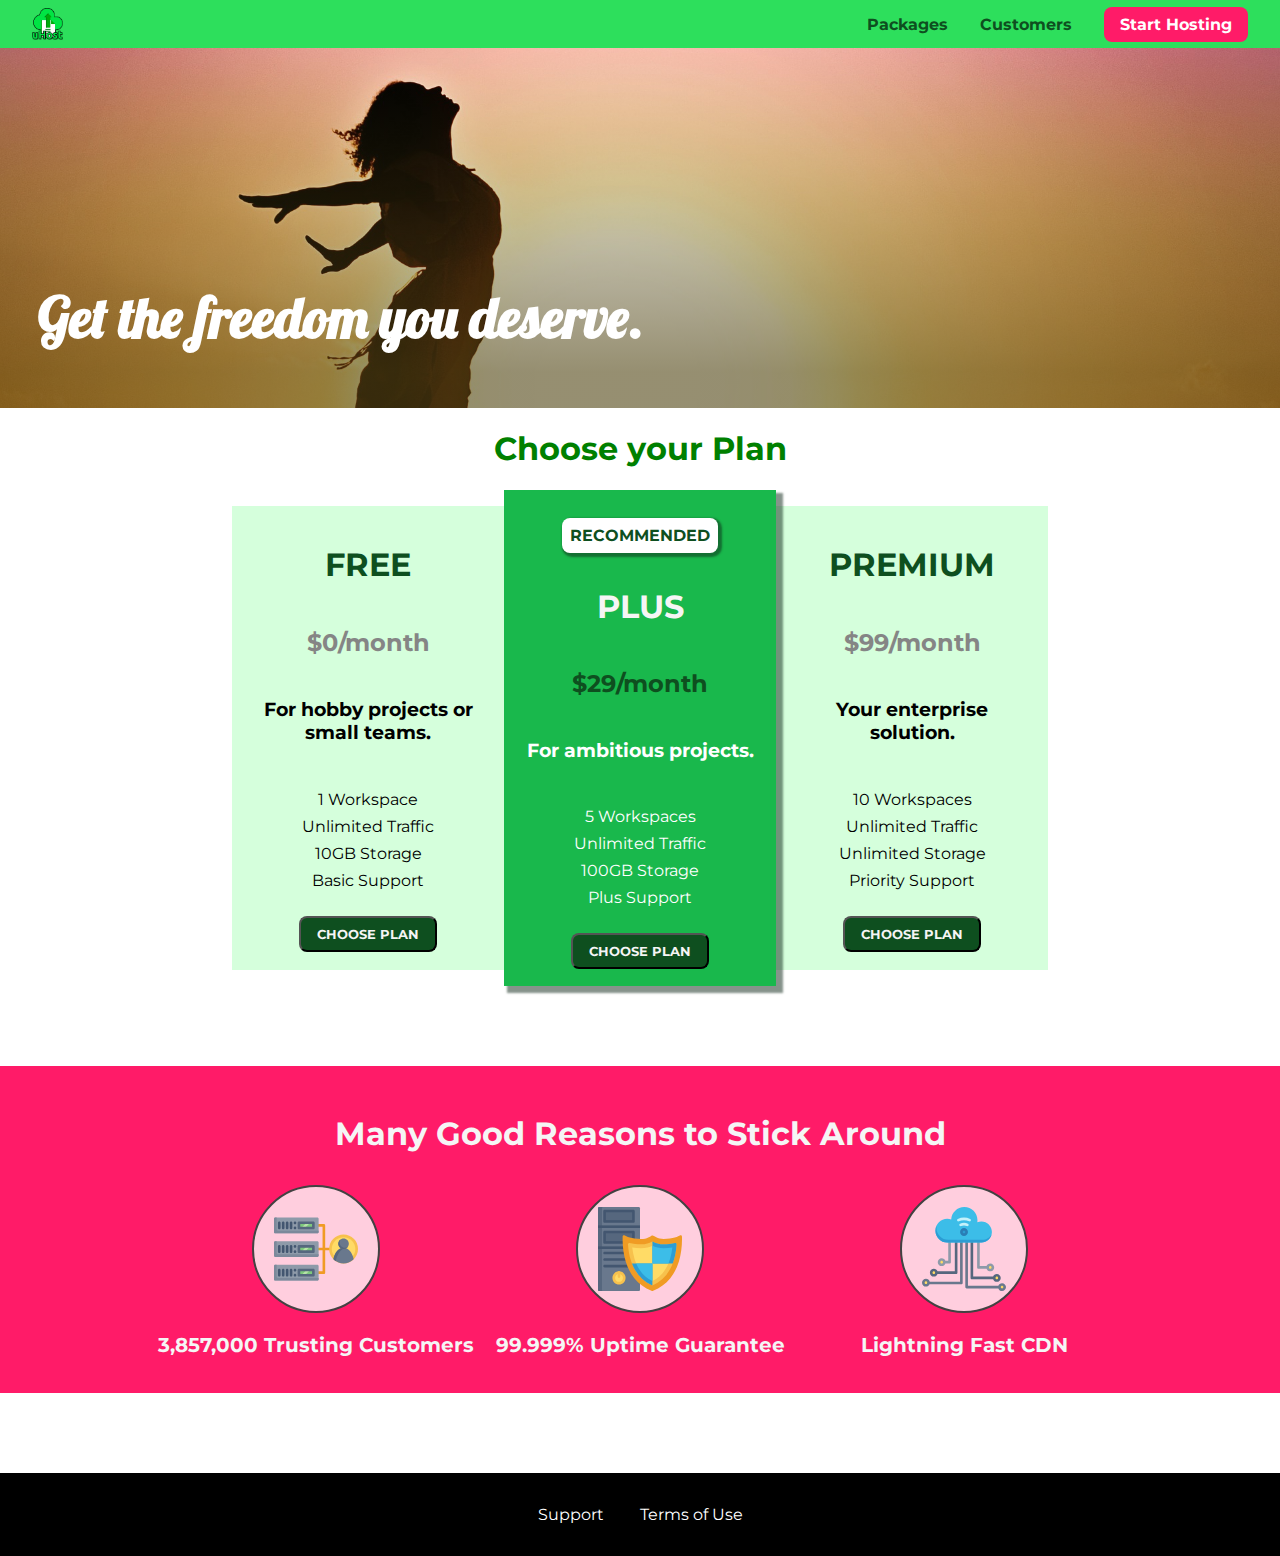
<file: index.html>
<!DOCTYPE html>
<html lang="en">

<head>
    <meta charset="UTF-8" />
    <meta http-equiv="X-UA-Compatible" content="ie=edge" />
    <meta charset="utf-8" name="viewport" content="width=device-width, initial-scale=1.0, user-scalable=yes">
    <title>uHost</title>
    <link href="https://fonts.googleapis.com/css2?family=Lobster&display=swap" rel="stylesheet">
    <link href="https://fonts.googleapis.com/css2?family=Montserrat:wght@400;500;600;800;900&family=Roboto:wght@400;500;700&display=swap" rel="stylesheet" />
    <link rel="shortcut icon" href="images/favicon.png" />
    <link rel="stylesheet" type="text/css" href="shared.css">
    <link rel="stylesheet" type="text/css" href="main.css" />
</head>

<body>
    <div class="backdrop"></div>
    <div class="modal">
        <h1 class="modal__title">Do you want to continue?</h1>
        <div class="modal__actions">
            <a href="start-hosting/index.html" class="modal__action">Yes!</a>
            <button class="modal__action modal__action--negative" type="button">No!</button>
        </div>
    </div>
    <header class="main-header">
        <div>
            <button class="toggle-button">
                <span class="toggle-button__bar"></span>
                <span class="toggle-button__bar"></span>
                <span class="toggle-button__bar"></span>
            </button>
            <a class="main-header__brand" href="index.html">
                <img src="images/uhost-icon.png" alt="brand-icon">
            </a>
        </div>
        <nav class="main-nav">
            <ul class="main-nav__items">
                <li class="main-nav__item">
                    <a href="packages/index.html">Packages</a>
                </li>
                <li class="main-nav__item">
                    <a href=" customers/index.html">Customers</a>
                </li>
                <li class="main-nav__item main-nav__item--cta">
                    <a href=" start-hosting/index.html">Start Hosting</a>
                </li>
            </ul>
        </nav>
    </header>
    <nav class="mobile-nav">
        <ul class="mobile-nav__items">
            <li class="mobile-nav__item">
                <a href="packages/index.html">Packages</a>
            </li>
            <li class="mobile-nav__item">
                <a href="customers/index.html">Customers</a>
            </li>
            <li class="mobile-nav__item mobile-nav__item--cta">
                <a href="start-hosting/index.html">Start Hosting</a>
            </li>
        </ul>
    </nav>
    <main>
        <section class="product-overview">
            <h1>Get the freedom you deserve.</h1>
        </section>
        <section class="plans">
            <h1 class="section-title">Choose your Plan</h1>
            <div class="plan__list">
                <article class="plan">
                    <h1 class="plan__title">FREE</h1>
                    <h2 class="plan__price">$0/month</h2>
                    <h3>For hobby projects or small teams.</h3>
                    <ul class="plan__feature">
                        <li>1 Workspace</li>
                        <li>Unlimited Traffic</li>
                        <li>10GB Storage</li>
                        <li>Basic Support</li>
                    </ul>
                    <div>
                        <button class="button">CHOOSE PLAN</button>
                    </div>
                </article>
                <article class="plan plan--highlighted">
                    <h1 class="plan__annotation">RECOMMENDED</h1>
                    <h1 class="plan__title">PLUS</h1>
                    <h2 class="plan__price">$29/month</h2>
                    <h3>For ambitious projects.</h3>
                    <ul class="plan__feature">
                        <li>5 Workspaces</li>
                        <li>Unlimited Traffic</li>
                        <li>100GB Storage</li>
                        <li>Plus Support</li>
                    </ul>
                    <div>
                        <button class="button">CHOOSE PLAN</button>
                    </div>
                </article>
                <article class="plan">
                    <h1 class="plan__title">PREMIUM</h1>
                    <h2 class="plan__price">$99/month</h2>
                    <h3>Your enterprise solution.</h3>
                    <ul class="plan__feature">
                        <li>10 Workspaces</li>
                        <li>Unlimited Traffic</li>
                        <li>Unlimited Storage</li>
                        <li>Priority Support</li>
                    </ul>
                    <div>
                        <button class="button">CHOOSE PLAN</button>
                    </div>
                </article>
            </div>
        </section>
        <section id="key-features">
            <h1 class="section-title">Many Good Reasons to Stick Around</h1>
            <ul class="key-feature__list">
                <li class="key-feature">
                    <div class="key-feature__image">
                        <svg viewBox="0 0 512 512">
                            <path style="fill:#F09B24;" d="M344,248h-32V112c0-4.418-3.582-8-8-8h-40c-4.418,0-8,3.582-8,8s3.582,8,8,8h32v128h-32  c-4.418,0-8,3.582-8,8s3.582,8,8,8h32v128h-32c-4.418,0-8,3.582-8,8s3.582,8,8,8h40c4.418,0,8-3.582,8-8V264h32c4.418,0,8-3.582,8-8  S348.418,248,344,248z" />
                            <path style="fill:#8E9AA9;" d="M264,64H8c-4.418,0-8,3.582-8,8v80c0,4.418,3.582,8,8,8h256c4.418,0,8-3.582,8-8V72  C272,67.582,268.418,64,264,64z" />
                            <path style="fill:#7C899B;" d="M24,144c-4.418,0-8-3.582-8-8V64H8c-4.418,0-8,3.582-8,8v80c0,4.418,3.582,8,8,8h256  c4.418,0,8-3.582,8-8v-8H24z" />
                            <rect x="152" y="96" style="fill:#B8E3A8;" width="88" height="32" />
                            <g>
                                <polygon style="fill:#7EC97D;" points="152,96 152,128 166,128 198,96  " />
                                <polygon style="fill:#7EC97D;" points="220,96 188,128 240,128 240,96  " />
                            </g>
                            <path style="fill:#56677E;" d="M240,136h-88c-4.418,0-8-3.582-8-8V96c0-4.418,3.582-8,8-8h88c4.418,0,8,3.582,8,8v32  C248,132.418,244.418,136,240,136z M160,120h72v-16h-72V120z" />
                            <g>
                                <path style="fill:#435670;" d="M32,136c-4.418,0-8-3.582-8-8V96c0-4.418,3.582-8,8-8s8,3.582,8,8v32C40,132.418,36.418,136,32,136z   " />
                                <path style="fill:#435670;" d="M56,136c-4.418,0-8-3.582-8-8V96c0-4.418,3.582-8,8-8s8,3.582,8,8v32C64,132.418,60.418,136,56,136z   " />
                                <path style="fill:#435670;" d="M80,136c-4.418,0-8-3.582-8-8V96c0-4.418,3.582-8,8-8s8,3.582,8,8v32C88,132.418,84.418,136,80,136z   " />
                                <path style="fill:#435670;" d="M104,136c-4.418,0-8-3.582-8-8V96c0-4.418,3.582-8,8-8s8,3.582,8,8v32   C112,132.418,108.418,136,104,136z" />
                                <path style="fill:#435670;" d="M128,105c-4.418,0-8-3.582-8-8v-1c0-4.418,3.582-8,8-8s8,3.582,8,8v1   C136,101.418,132.418,105,128,105z" />
                                <path style="fill:#435670;" d="M128,136c-4.418,0-8-3.582-8-8v-1c0-4.418,3.582-8,8-8s8,3.582,8,8v1   C136,132.418,132.418,136,128,136z" />
                            </g>
                            <path style="fill:#8E9AA9;" d="M264,208H8c-4.418,0-8,3.582-8,8v80c0,4.418,3.582,8,8,8h256c4.418,0,8-3.582,8-8v-80  C272,211.582,268.418,208,264,208z" />
                            <path style="fill:#7C899B;" d="M24,288c-4.418,0-8-3.582-8-8v-72H8c-4.418,0-8,3.582-8,8v80c0,4.418,3.582,8,8,8h256  c4.418,0,8-3.582,8-8v-8H24z" />
                            <rect x="152" y="240" style="fill:#B8E3A8;" width="88" height="32" />
                            <g>
                                <polygon style="fill:#7EC97D;" points="152,240 152,272 166,272 198,240  " />
                                <polygon style="fill:#7EC97D;" points="220,240 188,272 240,272 240,240  " />
                            </g>
                            <path style="fill:#56677E;" d="M240,280h-88c-4.418,0-8-3.582-8-8v-32c0-4.418,3.582-8,8-8h88c4.418,0,8,3.582,8,8v32  C248,276.418,244.418,280,240,280z M160,264h72v-16h-72V264z" />
                            <g>
                                <path style="fill:#435670;" d="M32,280c-4.418,0-8-3.582-8-8v-32c0-4.418,3.582-8,8-8s8,3.582,8,8v32C40,276.418,36.418,280,32,280   z" />
                                <path style="fill:#435670;" d="M56,280c-4.418,0-8-3.582-8-8v-32c0-4.418,3.582-8,8-8s8,3.582,8,8v32C64,276.418,60.418,280,56,280   z" />
                                <path style="fill:#435670;" d="M80,280c-4.418,0-8-3.582-8-8v-32c0-4.418,3.582-8,8-8s8,3.582,8,8v32C88,276.418,84.418,280,80,280   z" />
                                <path style="fill:#435670;" d="M104,280c-4.418,0-8-3.582-8-8v-32c0-4.418,3.582-8,8-8s8,3.582,8,8v32   C112,276.418,108.418,280,104,280z" />
                                <path style="fill:#435670;" d="M128,249c-4.418,0-8-3.582-8-8v-1c0-4.418,3.582-8,8-8s8,3.582,8,8v1   C136,245.418,132.418,249,128,249z" />
                                <path style="fill:#435670;" d="M128,280c-4.418,0-8-3.582-8-8v-1c0-4.418,3.582-8,8-8s8,3.582,8,8v1   C136,276.418,132.418,280,128,280z" />
                            </g>
                            <path style="fill:#8E9AA9;" d="M264,352H8c-4.418,0-8,3.582-8,8v80c0,4.418,3.582,8,8,8h256c4.418,0,8-3.582,8-8v-80  C272,355.582,268.418,352,264,352z" />
                            <path style="fill:#7C899B;" d="M24,432c-4.418,0-8-3.582-8-8v-72H8c-4.418,0-8,3.582-8,8v80c0,4.418,3.582,8,8,8h256  c4.418,0,8-3.582,8-8v-8H24z" />
                            <rect x="152" y="384" style="fill:#B8E3A8;" width="88" height="32" />
                            <g>
                                <polygon style="fill:#7EC97D;" points="152,384 152,416 166,416 198,384  " />
                                <polygon style="fill:#7EC97D;" points="220,384 188,416 240,416 240,384  " />
                            </g>
                            <path style="fill:#56677E;" d="M240,424h-88c-4.418,0-8-3.582-8-8v-32c0-4.418,3.582-8,8-8h88c4.418,0,8,3.582,8,8v32  C248,420.418,244.418,424,240,424z M160,408h72v-16h-72V408z" />
                            <g>
                                <path style="fill:#435670;" d="M32,424c-4.418,0-8-3.582-8-8v-32c0-4.418,3.582-8,8-8s8,3.582,8,8v32C40,420.418,36.418,424,32,424   z" />
                                <path style="fill:#435670;" d="M56,424c-4.418,0-8-3.582-8-8v-32c0-4.418,3.582-8,8-8s8,3.582,8,8v32C64,420.418,60.418,424,56,424   z" />
                                <path style="fill:#435670;" d="M80,424c-4.418,0-8-3.582-8-8v-32c0-4.418,3.582-8,8-8s8,3.582,8,8v32C88,420.418,84.418,424,80,424   z" />
                                <path style="fill:#435670;" d="M104,424c-4.418,0-8-3.582-8-8v-32c0-4.418,3.582-8,8-8s8,3.582,8,8v32   C112,420.418,108.418,424,104,424z" />
                                <path style="fill:#435670;" d="M128,393c-4.418,0-8-3.582-8-8v-1c0-4.418,3.582-8,8-8s8,3.582,8,8v1   C136,389.418,132.418,393,128,393z" />
                                <path style="fill:#435670;" d="M128,424c-4.418,0-8-3.582-8-8v-1c0-4.418,3.582-8,8-8s8,3.582,8,8v1   C136,420.418,132.418,424,128,424z" />
                            </g>
                            <path style="fill:#F7C14D;" d="M424,168c-48.523,0-88,39.477-88,88s39.477,88,88,88s88-39.477,88-88S472.523,168,424,168z" />
                            <path style="fill:#FFDB66;" d="M424,184c-39.701,0-72,32.299-72,72s32.299,72,72,72s72-32.299,72-72S463.701,184,424,184z" />
                            <path style="fill:#69788D;" d="M484.893,314.16C476.393,274.588,451.922,248,424,248s-52.393,26.588-60.893,66.16  c-0.605,2.82,0.354,5.749,2.511,7.664C381.731,336.124,402.465,344,424,344s42.269-7.876,58.381-22.176  C484.539,319.909,485.498,316.98,484.893,314.16z" />
                            <path style="fill:#56677E;" d="M434.053,249.171C430.768,248.403,427.411,248,424,248c-27.922,0-52.393,26.588-60.893,66.16  c-0.605,2.82,0.354,5.749,2.511,7.664c3.383,3.002,6.979,5.703,10.734,8.125C384.904,286.243,407.373,255.378,434.053,249.171z" />
                            <path style="fill:#69788D;" d="M424,192c-17.645,0-32,14.355-32,32s14.355,32,32,32s32-14.355,32-32S441.645,192,424,192z" />
                            <path style="fill:#56677E;" d="M432,248c-17.645,0-32-14.355-32-32c0-6.783,2.128-13.076,5.742-18.258  C397.444,203.53,392,213.138,392,224c0,17.645,14.355,32,32,32c10.862,0,20.471-5.444,26.258-13.742  C445.076,245.872,438.783,248,432,248z" />
                        </svg></div>
                    <p class="key-feature__description">3,857,000 Trusting Customers</p>
                </li>
                <li class="key-feature">
                    <div class="key-feature__image">
                        <svg viewBox="0 0 512 512">
                            <path style="fill:#69788D;" d="M248,0H8C3.582,0,0,3.582,0,8v496c0,4.418,3.582,8,8,8h240c4.418,0,8-3.582,8-8V8  C256,3.582,252.418,0,248,0z" />
                            <path style="fill:#56677E;" d="M24,504V8c0-4.418,3.582-8,8-8H8C3.582,0,0,3.582,0,8v496c0,4.418,3.582,8,8,8h24  C27.582,512,24,508.418,24,504z" />
                            <g>
                                <rect x="0" y="112" style="fill:#435670;" width="256" height="16" />
                                <rect x="0" y="240" style="fill:#435670;" width="256" height="16" />
                            </g>
                            <path style="fill:#F7C14D;" d="M128,392c-22.056,0-40,17.944-40,40s17.944,40,40,40s40-17.944,40-40S150.056,392,128,392z" />
                            <path style="fill:#FFDB66;" d="M128,408c-13.233,0-24,10.767-24,24s10.767,24,24,24s24-10.767,24-24S141.233,408,128,408z" />
                            <path style="fill:#F7C14D;" d="M128,392c-2.739,0-5.414,0.278-8,0.805V424c0,4.418,3.582,8,8,8c4.418,0,8-3.582,8-8v-31.195  C133.414,392.278,130.739,392,128,392z" />
                            <g>
                                <path style="fill:#435670;" d="M216,288H40c-4.418,0-8-3.582-8-8s3.582-8,8-8h176c4.418,0,8,3.582,8,8S220.418,288,216,288z" />
                                <path style="fill:#435670;" d="M216,328H40c-4.418,0-8-3.582-8-8s3.582-8,8-8h176c4.418,0,8,3.582,8,8S220.418,328,216,328z" />
                                <path style="fill:#435670;" d="M216,368H40c-4.418,0-8-3.582-8-8s3.582-8,8-8h176c4.418,0,8,3.582,8,8S220.418,368,216,368z" />
                                <path style="fill:#435670;" d="M216,16H40c-4.418,0-8,3.582-8,8v64c0,4.418,3.582,8,8,8h176c4.418,0,8-3.582,8-8V24   C224,19.582,220.418,16,216,16z" />
                            </g>
                            <rect x="48" y="32" style="fill:#56677E;" width="160" height="48" />
                            <path style="fill:#435670;" d="M216,144H40c-4.418,0-8,3.582-8,8v64c0,4.418,3.582,8,8,8h176c4.418,0,8-3.582,8-8v-64  C224,147.582,220.418,144,216,144z" />
                            <rect x="48" y="160" style="fill:#56677E;" width="160" height="48" />
                            <path style="fill:#F09B24;" d="M511.747,180.237c-0.194-6.537-8.107-10.107-13.135-5.894c-5.6,4.693-42.904,21.282-98.514,21.282  c-33.45,0-64.625-20.999-64.929-21.206c-2.9-1.991-6.764-1.85-9.512,0.346c-2.677,2.135-27.201,20.86-63.793,20.86  c-55.607,0-92.914-16.589-98.515-21.282c-5.028-4.211-12.941-0.645-13.135,5.894c-1.634,54.834,4.655,105.941,18.693,151.903  c12.096,39.604,29.759,74.047,52.497,102.373c27.538,34.304,62.743,59.882,104.66,76.045c3.069,1.918,6.757,1.921,9.83,0  c41.917-16.163,77.122-41.741,104.66-76.045c22.738-28.326,40.401-62.77,52.497-102.373  C507.092,286.179,513.381,235.071,511.747,180.237z" />
                            <path style="fill:#F7C14D;" d="M476.21,221.226c-1.953-1.631-4.568-2.235-7.036-1.628c-21.686,5.327-44.926,8.028-69.075,8.028  c-25.926,0-49.633-8.975-64.955-16.504c-2.307-1.134-5.016-1.091-7.284,0.116c-14.059,7.477-36.919,16.388-65.994,16.388  c-24.153,0-47.394-2.701-69.075-8.028c-5.155-1.268-10.221,2.966-9.894,8.261c2.077,33.693,7.668,65.635,16.616,94.935  c22.774,74.565,66.139,126.334,128.888,153.868c2.032,0.891,4.397,0.891,6.43,0c61.777-27.107,104.716-78.876,127.62-153.868  c8.948-29.3,14.539-61.241,16.616-94.935C479.224,225.319,478.163,222.856,476.21,221.226z" />
                            <path style="fill:#FFDB66;" d="M331.609,451.727c-52.604-25.289-89.304-70.987-109.144-135.944  c-6.532-21.39-11.162-44.336-13.82-68.447c17.133,2.852,34.952,4.291,53.22,4.291c29.394,0,53.376-7.793,69.978-15.561  c17.44,7.736,41.656,15.561,68.256,15.561c18.267,0,36.085-1.439,53.219-4.291c-2.659,24.112-7.288,47.06-13.82,68.448  C419.545,381.108,383.27,426.805,331.609,451.727z" />
                            <g>
                                <path style="fill:#2C9DD4;" d="M479.066,227.858c0.157-2.539-0.903-5.002-2.856-6.633s-4.568-2.235-7.036-1.628   c-21.686,5.327-44.926,8.028-69.075,8.028c-25.926,0-49.633-8.975-64.955-16.504c-1.057-0.52-2.2-0.78-3.345-0.806l-0.072,133.351   h123.601c2.556-6.746,4.933-13.702,7.123-20.874C471.398,293.493,476.989,261.552,479.066,227.858z" />
                                <path style="fill:#2C9DD4;" d="M206.658,343.667c24.153,63.42,65.028,108.108,121.743,132.995c1.031,0.452,2.147,0.673,3.263,0.666   l0.063-133.661H206.658z" />
                            </g>
                            <g>
                                <path style="fill:#3CBDE8;" d="M439.497,315.783c6.532-21.389,11.161-44.336,13.82-68.448c-17.134,2.852-34.952,4.291-53.219,4.291   c-26.6,0-50.815-7.824-68.256-15.561l-0.116,107.601h97.758C433.179,334.807,436.524,325.518,439.497,315.783z" />
                                <path style="fill:#3CBDE8;" d="M232.523,343.667c21.144,50.298,54.363,86.56,99.087,108.06l0.117-108.06H232.523z" />
                            </g>
                        </svg></div>
                    <p class="key-feature__description">99.999% Uptime Guarantee</p>
                </li>
                <li class="key-feature">
                    <div class="key-feature__image">
                        <svg viewBox="0 0 512 512">
                            <path style="fill:#8E9AA9;" d="M168,200c-4.418,0-8,3.582-8,8v120h-17.376c-3.302-9.311-12.194-16-22.624-16  c-13.234,0-24,10.767-24,24s10.766,24,24,24c10.429,0,19.321-6.689,22.624-16H168c4.418,0,8-3.582,8-8V208  C176,203.582,172.418,200,168,200z" />
                            <path style="fill:#FFDB66;" d="M120,328c-4.411,0-8,3.589-8,8s3.589,8,8,8s8-3.589,8-8S124.411,328,120,328z" />
                            <path style="fill:#56677E;" d="M208,200c-4.418,0-8,3.582-8,8v184H94.624C91.322,382.689,82.43,376,72,376  c-13.234,0-24,10.767-24,24s10.766,24,24,24c10.429,0,19.321-6.689,22.624-16H208c4.418,0,8-3.582,8-8V208  C216,203.582,212.418,200,208,200z" />
                            <path style="fill:#FFDB66;" d="M72,392c-4.411,0-8,3.589-8,8s3.589,8,8,8s8-3.589,8-8S76.411,392,72,392z" />
                            <path style="fill:#69788D;" d="M240,208c-4.418,0-8,3.582-8,8v239H47.24c-2.671-10.34-12.078-18-23.24-18c-13.234,0-24,10.767-24,24  s10.766,24,24,24c9.666,0,18.009-5.747,21.809-14H240c4.418,0,8-3.582,8-8V216C248,211.582,244.418,208,240,208z" />
                            <path style="fill:#FFDB66;" d="M24,453c-4.411,0-8,3.589-8,8s3.589,8,8,8s8-3.589,8-8S28.411,453,24,453z" />
                            <path style="fill:#69788D;" d="M488,464c-10.429,0-19.321,6.689-22.624,16H280V208c0-4.418-3.582-8-8-8s-8,3.582-8,8v280  c0,4.418,3.582,8,8,8h193.376c3.302,9.311,12.194,16,22.624,16c13.234,0,24-10.767,24-24S501.234,464,488,464z" />
                            <path style="fill:#FFDB66;" d="M488,480c-4.411,0-8,3.589-8,8s3.589,8,8,8s8-3.589,8-8S492.411,480,488,480z" />
                            <path style="fill:#56677E;" d="M456,408c-10.429,0-19.321,6.689-22.624,16H312V208c0-4.418-3.582-8-8-8s-8,3.582-8,8v224  c0,4.418,3.582,8,8,8h129.376c3.302,9.311,12.194,16,22.624,16c13.234,0,24-10.767,24-24S469.234,408,456,408z" />
                            <path style="fill:#FFDB66;" d="M456,424c-4.411,0-8,3.589-8,8s3.589,8,8,8s8-3.589,8-8S460.411,424,456,424z" />
                            <path style="fill:#8E9AA9;" d="M416,344c-10.429,0-19.321,6.689-22.624,16H352V208c0-4.418-3.582-8-8-8s-8,3.582-8,8v160  c0,4.418,3.582,8,8,8h49.376c3.302,9.311,12.194,16,22.624,16c13.234,0,24-10.767,24-24S429.234,344,416,344z" />
                            <path style="fill:#FFDB66;" d="M416,360c-4.411,0-8,3.589-8,8s3.589,8,8,8s8-3.589,8-8S420.411,360,416,360z" />
                            <path style="fill:#3CBDE8;" d="M362,88c-8.741,0-17.231,1.751-25.06,5.085C337.646,88.797,338,84.43,338,80  c0-44.112-35.888-80-80-80c-42.823,0-77.895,33.816-79.909,76.149C170.393,73.415,162.244,72,154,72c-39.701,0-72,32.299-72,72  s32.299,72,72,72h208c35.29,0,64-28.71,64-64S397.29,88,362,88z" />
                            <path style="fill:#2C9DD4;" d="M368,200H160c-39.701,0-72-32.299-72-72c0-5.863,0.721-11.559,2.05-17.019  C84.918,120.88,82,132.102,82,144c0,39.701,32.299,72,72,72h208c30.389,0,55.88-21.296,62.379-49.743  C413.565,186.327,392.352,200,368,200z" />
                            <path style="fill:#2A7DB5;" d="M256,128c-13.234,0-24,10.767-24,24s10.766,24,24,24c13.233,0,24-10.767,24-24S269.233,128,256,128z" />
                            <path style="fill:#2C9DD4;" d="M256,144c-4.411,0-8,3.589-8,8s3.589,8,8,8c4.411,0,8-3.589,8-8S260.411,144,256,144z" />
                            <g>
                                <path style="fill:#C5F1FA;" d="M221.755,87.695c-2.994,0-5.864-1.688-7.233-4.572c-1.894-3.991-0.194-8.763,3.798-10.657   C230.157,66.849,242.834,64,256,64c13.166,0,25.844,2.849,37.68,8.466c3.992,1.895,5.692,6.666,3.798,10.657   s-6.666,5.692-10.657,3.798C277.144,82.328,266.774,80,256,80c-10.774,0-21.144,2.328-30.821,6.921   C224.072,87.446,222.904,87.695,221.755,87.695z" />
                                <path style="fill:#C5F1FA;" d="M276.545,116.618c-1.148,0-2.316-0.249-3.424-0.774C267.745,113.293,261.985,112,256,112   c-5.985,0-11.745,1.293-17.121,3.844c-3.991,1.895-8.763,0.192-10.657-3.798c-1.894-3.992-0.193-8.764,3.798-10.657   C239.557,97.813,247.625,96,256,96c8.376,0,16.444,1.813,23.98,5.389c3.991,1.894,5.692,6.665,3.798,10.657   C282.41,114.93,279.539,116.618,276.545,116.618z" />
                            </g>
                        </svg></div>
                    <p class="key-feature__description">Lightning Fast CDN</p>
                </li>
            </ul>
        </section>
    </main>
    <footer class="main-footer">
        <nav>
            <ul class="main-footer__links">
                <li class="main-footer__link">
                    <a href="#">Support</a>
                </li>
                <li class="main-footer__link">
                    <a href="#">Terms of Use</a>
                </li>
            </ul>
        </nav>
    </footer>
    <script type="text/javascript" src="shared.js"></script>
</body>

</html>
</file>
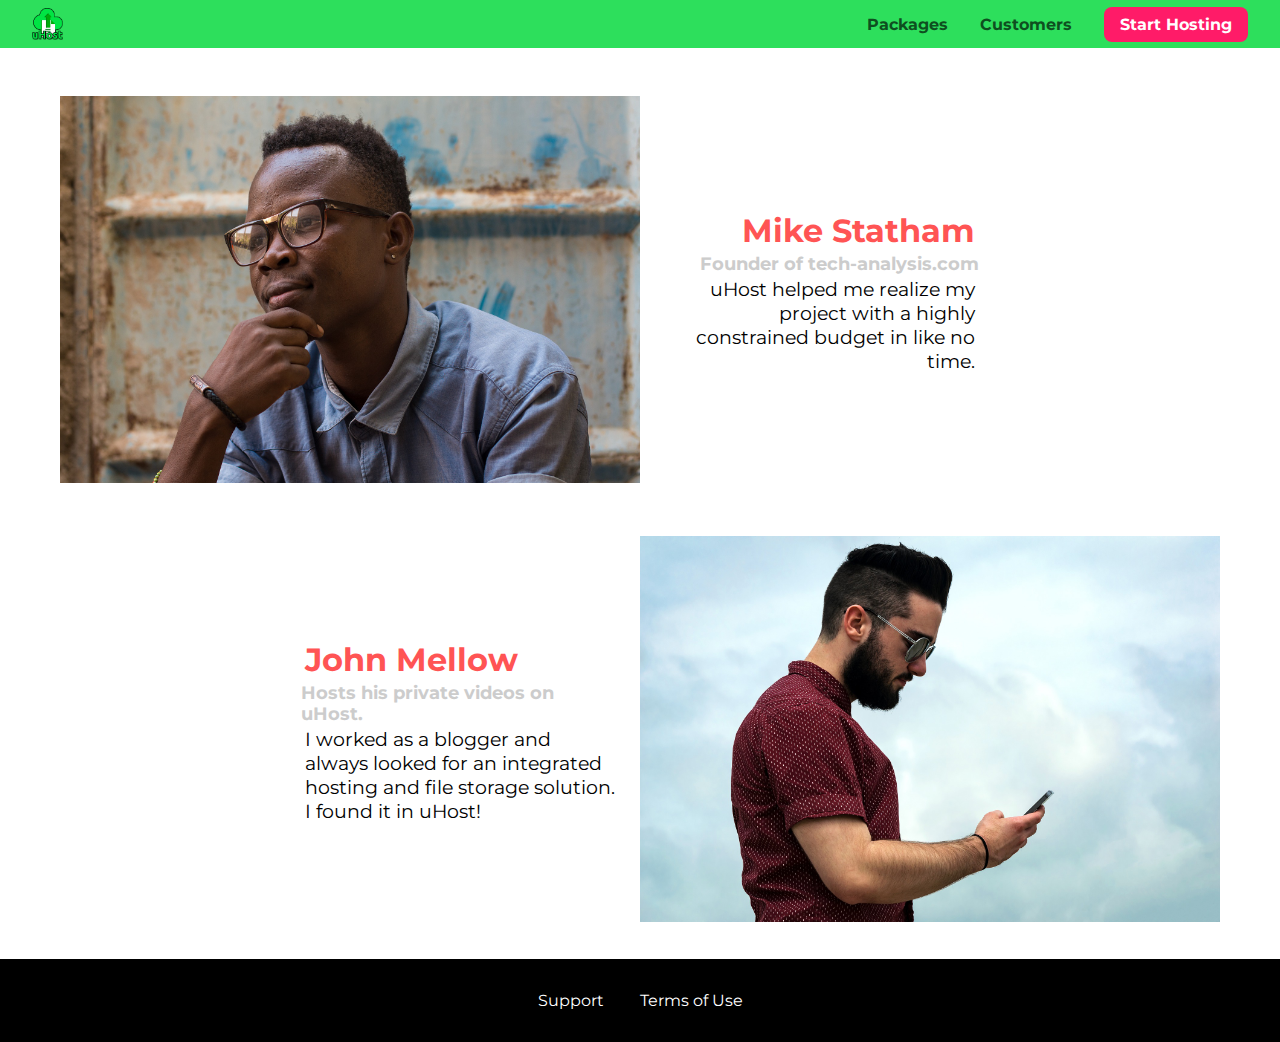
<file: customers/index.html>
<!DOCTYPE html>
<html lang="en">

<head>
    <meta charset="UTF-8">
    <meta name="viewport" content="width=device-width, initial-scale=1.0">
    <meta http-equiv="X-UA-Compatible" content="ie=edge">
    <meta charset="utf-8" name="viewport" content="width=device-width, initial-scale=1.0, user-scalable=yes">
    <title>uHost Customers</title>
    <link rel="shortcut icon" href="../images/favicon.png">
    <link href="https://fonts.googleapis.com/css?family=Anton|Montserrat:400,700" rel="stylesheet">
    <link rel="stylesheet" href="../shared.css">
    <link rel="stylesheet" href="customers.css">
</head>

<body>
    <div class="backdrop"></div>
    <header class="main-header">
        <div>
            <button class="toggle-button">
                <span class="toggle-button__bar"></span>
                <span class="toggle-button__bar"></span>
                <span class="toggle-button__bar"></span>
            </button>
            <a class="main-header__brand" href="../index.html">
                <img src="../images/uhost-icon.png" alt="brand-icon">
            </a>
        </div>
        <nav class="main-nav">
            <ul class="main-nav__items">
                <li class="main-nav__item">
                    <a href="../packages/index.html">Packages</a>
                </li>
                <li class="main-nav__item">
                    <a href="index.html">Customers</a>
                </li>
                <li class="main-nav__item main-nav__item--cta">
                    <a href=" start-hosting/index.html">Start Hosting</a>
                </li>
            </ul>
        </nav>
    </header>
    <nav class="mobile-nav">
        <ul class="mobile-nav__items">
            <li class="mobile-nav__item">
                <a href="../packages/index.html">Packages</a>
            </li>
            <li class="mobile-nav__item">
                <a href="index.html">Customers</a>
            </li>
            <li class="mobile-nav__item mobile-nav__item--cta">
                <a href="../start-hosting/index.html">Start Hosting</a>
            </li>
        </ul>
    </nav>
    <main>
        <div>
            <div class="testimonial" id="customer-1">
                <div class="testimonial__image-container">
                    <img src="../images/customer-1.jpg" alt="Mike Statham - Customer" class="testimonial__image">
                </div>
                <div class="testimonial__info">
                    <h1 class="testimonial__name">Mike Statham</h1>
                    <h2 class="testimonial__subtitle">Founder of
                        <a href="tech-analysis.com">tech-analysis.com</a>
                    </h2>
                    <p class="testimonial__text">uHost helped me realize my project with a highly constrained budget in like no time.</p>
                </div>
            </div>
            <div class="testimonial" id="customer-2">
                <div class="testimonial__info">
                    <h1 class="testimonial__name">John Mellow</h1>
                    <h2 class="testimonial__subtitle">Hosts his private videos on uHost.
                    </h2>
                    <p class="testimonial__text">I worked as a blogger and always looked for an integrated hosting and file storage solution. I found
                        it in uHost!
                    </p>
                </div>
                <div class="testimonial__image-container">
                    <img src="../images/customer-2.jpg" alt="John Mellow - Customer" class="testimonial__image">
                </div>
            </div>
        </div>
    </main>
    <footer class="main-footer">
        <nav>
            <ul class="main-footer__links">
                <li class="main-footer__link">
                    <a href="#">Support</a>
                </li>
                <li class="main-footer__link">
                    <a href="#">Terms of Use</a>
                </li>
            </ul>
        </nav>
    </footer>
    <script type="text/javascript" src="../shared.js"></script>
</body>

</html>
</file>
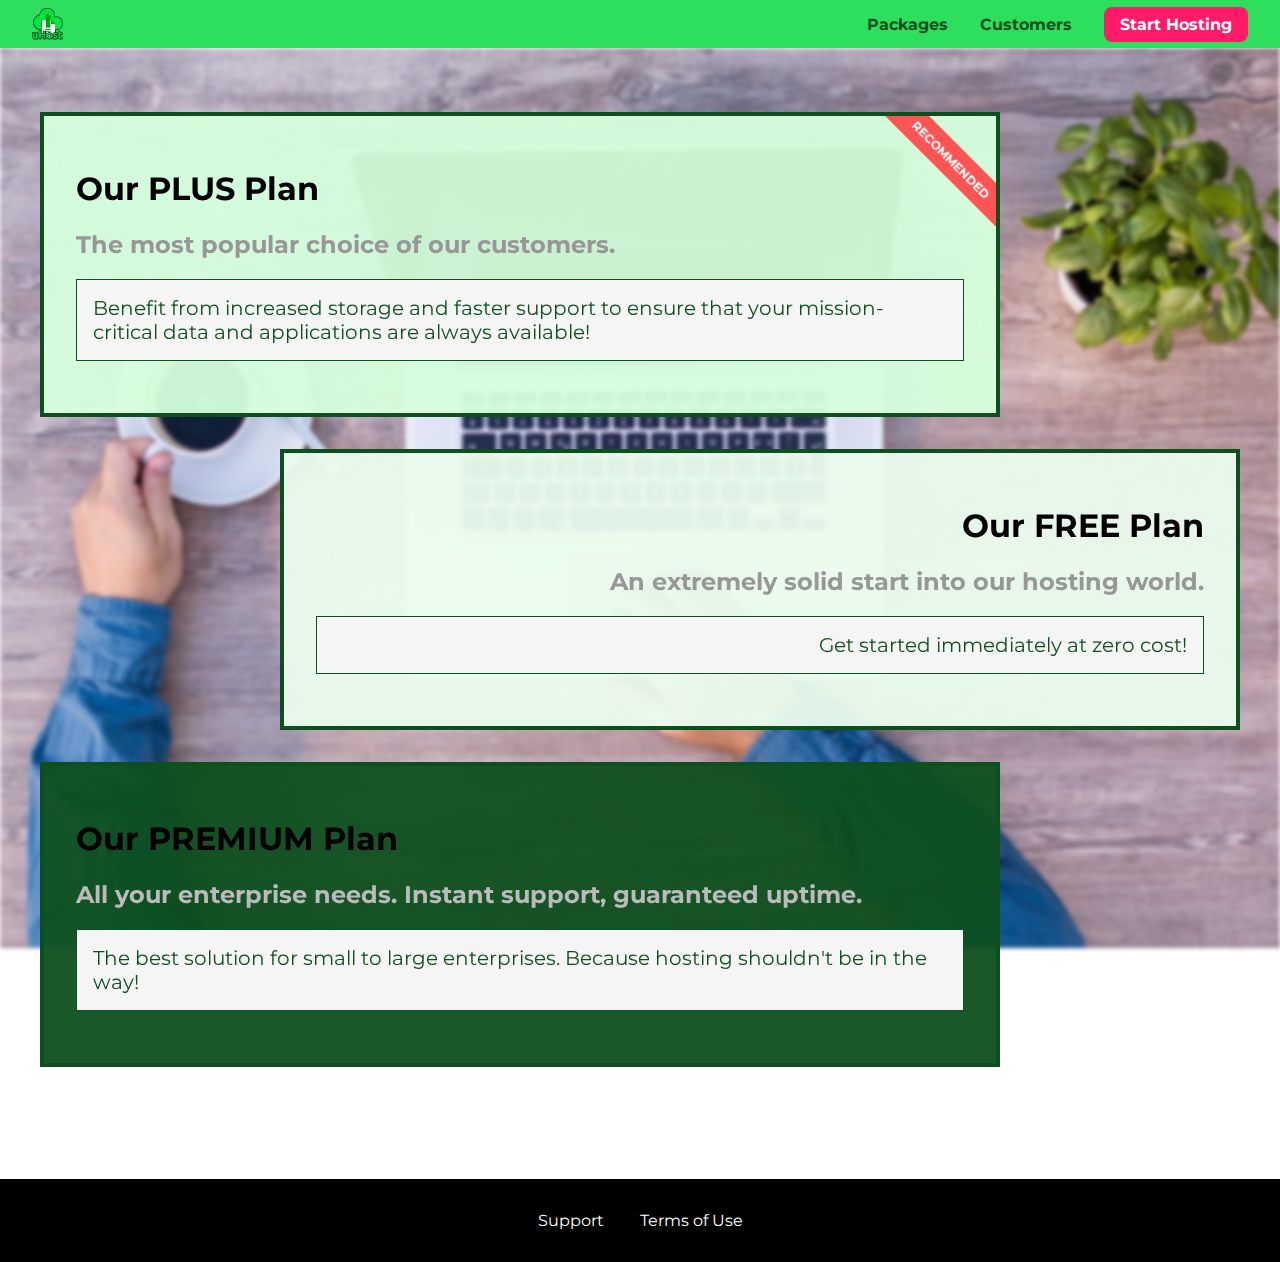
<file: packages/index.html>
<!DOCTYPE html>
<html lang="en">

<head>
    <meta charset="UTF-8" />
    <meta http-equiv="X-UA-Compatible" content="ie=edge" />
    <meta charset="utf-8" name="viewport" content="width=device-width, initial-scale=1.0, user-scalable=yes">
    <title>uHost</title>
    <link href="https://fonts.googleapis.com/css2?family=Montserrat:wght@400;500;600;800;900&family=Roboto:wght@400;500;700&display=swap" rel="stylesheet" />
    <link rel="shortcut icon" href="../images/favicon.png" />
    <link rel="stylesheet" type="text/css" href="../shared.css">
    <link rel="stylesheet" type="text/css" href="packages.css" />
</head>

<body>
    <div class="backdrop"></div>
    <div class="background"></div>
    <header class="main-header">
        <div>
            <button class="toggle-button">
                <span class="toggle-button__bar"></span>
                <span class="toggle-button__bar"></span>
                <span class="toggle-button__bar"></span>
            </button>
            <a class="main-header__brand" href="../index.html">
                <img src="../images/uhost-icon.png" alt="brand-icon">
            </a>
        </div>
        <nav class="main-nav">
            <ul class="main-nav__items">
                <li class="main-nav__item">
                    <a href="index.html">Packages</a>
                </li>
                <li class="main-nav__item">
                    <a href="../customers/index.html">Customers</a>
                </li>
                <li class="main-nav__item main-nav__item--cta">
                    <a href="../start-hosting/index.html">Start Hosting</a>
                </li>
            </ul>
        </nav>
    </header>
    <nav class="mobile-nav">
        <ul class="mobile-nav__items">
            <li class="mobile-nav__item">
                <a href="index.html">Packages</a>
            </li>
            <li class="mobile-nav__item">
                <a href="../customers/index.html">Customers</a>
            </li>
            <li class="mobile-nav__item mobile-nav__item--cta">
                <a href="../start-hosting/index.html">Start Hosting</a>
            </li>
        </ul>
    </nav>
    <main>
        <section class="package" id="plus">
            <a href="#">
                <h1 class="package__title">Our PLUS Plan</h1>
                <h2 class="package__badge">RECOMMENDED</h2>
                <h2 class="package__subtitle">The most popular choice of our customers.</h2>
                <p class="package__info">Benefit from increased storage and faster support to ensure that your mission-critical data and applications
                    are always available!</p>
            </a>
        </section>
        <section class="package" id="free">
            <a href="#">
                <h1 class="package__title">Our FREE Plan</h1>
                <h2 class="package__subtitle">An extremely solid start into our hosting world.</h2>
                <p class="package__info">Get started immediately at zero cost!</p>
            </a>
        </section>
        <div class="clearFix"></div>
        <section class="package plan-highlited" id="premium">
            <a href="#">
                <h1 class="package__title">Our PREMIUM Plan</h1>
                <h2 class="package__subtitle">All your enterprise needs. Instant support, guaranteed uptime. </h2>
                <p class="package__info">The best solution for small to large enterprises. Because hosting shouldn't be in the way!</p>
            </a>
        </section>
    </main>
    <footer class="main-footer">
        <nav>
            <ul class="main-footer__links">
                <li class="main-footer__link">
                    <a href="#">Support</a>
                </li>
                <li class="main-footer__link">
                    <a href="#">Terms of Use</a>
                </li>
            </ul>
        </nav>
    </footer>
    <script type="text/javascript" src="../shared.js"></script>
</body>

</html>
</file>
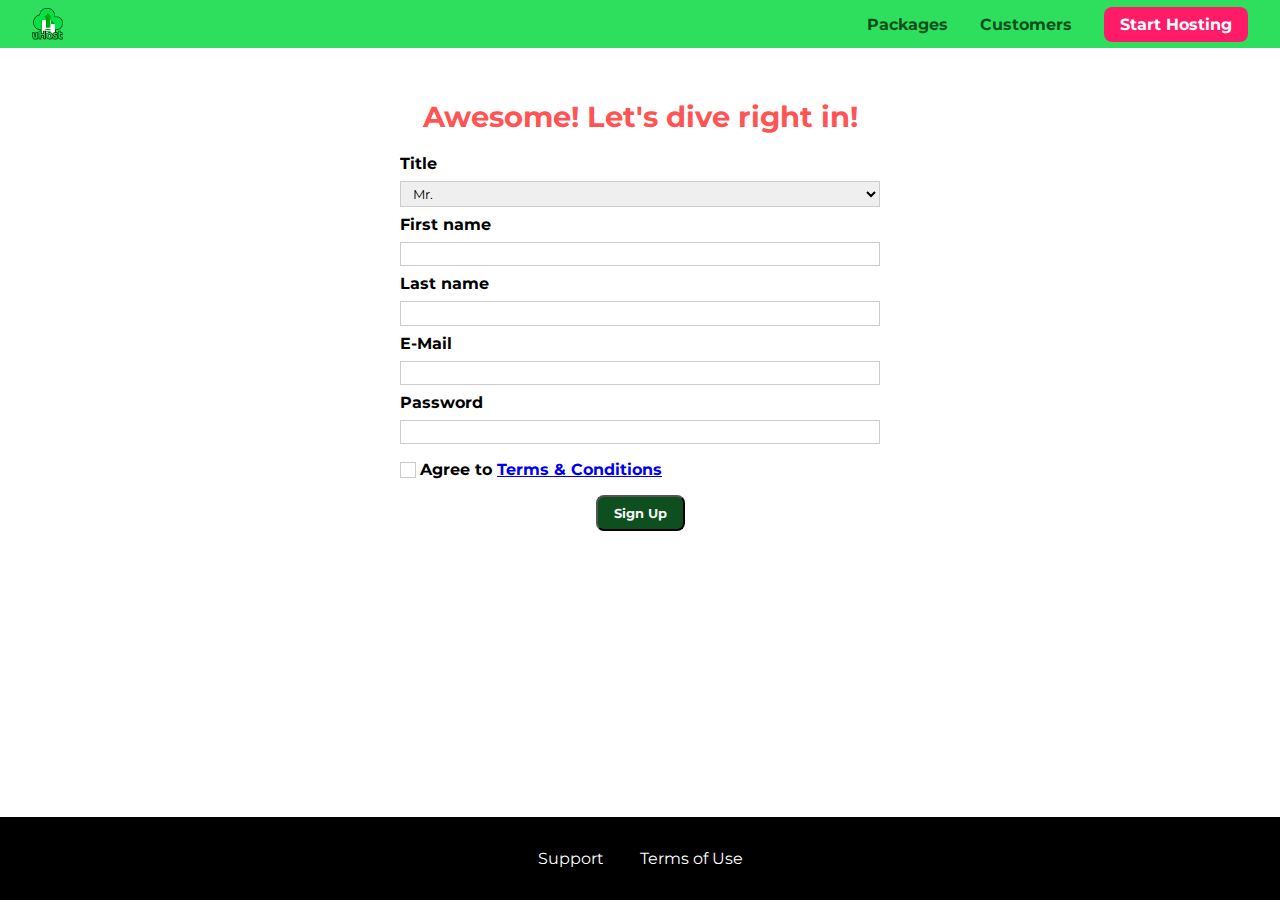
<file: start-hosting/index.html>
<!DOCTYPE html>
<html lang="en">

<head>
    <meta charset="UTF-8">
    <meta http-equiv="X-UA-Compatible" content="ie=edge" />
    <meta charset="utf-8" name="viewport" content="width=device-width, initial-scale=1.0, user-scalable=yes">
    <title>Start-Hosting</title>
    <link href="https://fonts.googleapis.com/css2?family=Montserrat:wght@400;500;600;800;900&family=Roboto:wght@400;500;700&display=swap" rel="stylesheet" />
    <link rel="shortcut icon" href="../images/favicon.png" />
    <link rel="stylesheet" type="text/css" href="../shared.css">
    <link rel="stylesheet" type="text/css" href="start-hosting.css">
</head>

<body>
    <div class="backdrop"></div>
    <header class="main-header">
        <div>
            <button class="toggle-button">
                <span class="toggle-button__bar"></span>
                <span class="toggle-button__bar"></span>
                <span class="toggle-button__bar"></span>
            </button>
            <a class="main-header__brand" href="../index.html">
                <img src="../images/uhost-icon.png" alt="brand-icon">
            </a>
        </div>
        <nav class="main-nav">
            <ul class="main-nav__items">
                <li class="main-nav__item">
                    <a href="../packages/index.html">Packages</a>
                </li>
                <li class="main-nav__item">
                    <a href="../customers/index.html">Customers</a>
                </li>
                <li class="main-nav__item main-nav__item--cta">
                    <a href="index.html">Start Hosting</a>
                </li>
            </ul>
        </nav>
    </header>
    <nav class="mobile-nav">
        <ul class="mobile-nav__items">
            <li class="mobile-nav__item">
                <a href="../packages/index.html">Packages</a>
            </li>
            <li class="mobile-nav__item">
                <a href="../customers/index.html">Customers</a>
            </li>
            <li class="mobile-nav__item mobile-nav__item--cta">
                <a href="index.html">Start Hosting</a>
            </li>
        </ul>
    </nav>
    <main class="signup-page">
        <h1 class="signup-title">Awesome! Let's dive right in!</h1>
        <form action="index.html" class="signup-form">
            <label for="title">Title</label>
            <select id="title">
                <option value="mr">Mr.</option>
                <option value="ms">Ms.</option>
            </select>
            <label for="first-name">First name</label>
            <input type="text" id="first-name" required>
            <label for="last-name">Last name</label>
            <input type="text" id="last-name" required>
            <label for="email">E-Mail</label>
            <input type="email" id="email" required>
            <label for="password">Password</label>
            <input type="password" id="password" required>
            <input type="checkbox" id="agree-terms" required>
            <label for="agree-terms">Agree to
                <a href="#">Terms &amp; Conditions</a>
            </label>
            <button type="submit" class="button">Sign Up</button>
        </form>
    </main>
    <footer class="main-footer">
        <nav>
            <ul class="main-footer__links">
                <li class="main-footer__link">
                    <a href="#">Support</a>
                </li>
                <li class="main-footer__link">
                    <a href="#">Terms of Use</a>
                </li>
            </ul>
        </nav>
    </footer>
    <script type="text/javascript" src="../shared.js"></script>
</body>

</html>
</file>
<file: shared.css>
/*
* Prefixed by https://autoprefixer.github.io
* PostCSS: v7.0.29,
* Autoprefixer: v9.7.6
* Browsers: last 4 version
*/

* {
    -webkit-box-sizing: border-box;
    box-sizing: border-box;
}

body {
    margin: 0;
    font-family: "Montserrat", sans-serif;
}

main {
    margin-top: 3rem;
    min-height: calc(100vh - 3rem - 5.2rem);
}

.backdrop {
    position: fixed;
    background-color: rgba(0, 0, 0, 0.5);
    height: 100vh;
    width: 100vw;
    top: 0;
    left: 0;
    z-index: 100;
    display: none;
}

/***** navigation bar design *****/


.main-header {
    position: fixed;
    top: 0;
    left: 0;
    width: 100%;
    background-color: #2ddf5c;
    padding: 0.5rem 1rem;
    z-index: 60;
    display: -webkit-box;
    display: -ms-flexbox;
    display: flex;
    -webkit-box-align: center;
    -ms-flex-align: center;
    align-items: center;
    -webkit-box-pack: justify;
    -ms-flex-pack: justify;
    justify-content: space-between;
}

@media (min-width: 40rem) {
    .main-header {
        text-align: center;
    }

    .main-header>div {
        margin: 0 1rem;
    }

}


.main-header__brand {
    /*font-size: 1.375rem;*/
    font-weight: bold;
    text-decoration: none;
    color: #0e4f1f;
    vertical-align: bottom;

    /*display: inline-block;*/
}

.main-header__brand img {
    height: 2rem;
    vertical-align: middle;
    /*height: 1.375rem;*/
}

.main-nav {
    /*display: inline-block;*/
    display: none;
    /*width: calc(100% - 122px);*/
    /*text-align: right;*/
    /*vertical-align: middle;*/
}

@media (min-width: 40rem) {
    .main-nav {
        display: -webkit-box;
        display: -ms-flexbox;
        display: flex;
        /*display: none;*/
        /*width: calc(100% - 122px);*/
        /*text-align: right;*/
        /*vertical-align: middle;*/
    }

    .toggle-button {
        display: none;
    }
}

.main-nav__items {
    display: -webkit-box;
    display: -ms-flexbox;
    display: flex;
    margin: 0;
    padding: 0;
    list-style: none;
}

.main-nav__item {
    /*display: inline-block;*/
    margin: 0 1rem;
}

.main-nav__item a,
.mobile-nav__item a {
    text-decoration: none;
    color: #0e4f1f;
    font-weight: bold;
}

.main-nav__item a:hover,
.main-nav__item a:active {
    color: white;
    -webkit-transition: color 0.5s;
    -o-transition: color 0.5s;
    transition: color 0.5s;
}

.main-nav__item--cta {
    -webkit-animation: wiggle 200ms 8 alternate;
    animation: wiggle 200ms 8 alternate;
}

.main-nav__item--cta a,
.mobile-nav__item--cta a {
    background-color: #ff1b68;
    padding: 0.5rem 1rem;
    color: white;
    border-radius: 8px;
}

.main-nav__item--cta a:hover,
.main-nav__item--cta a:active,
.mobile-nav__item--cta a:hover,
.mobile-nav__item--cta a:active {
    background-color: white;
    color: #ff1b68;
    -webkit-transition: color 0.5s;
    -o-transition: color 0.5s;
    transition: color 0.5s;
    -webkit-transition: background-color 0.5s;
    -o-transition: background-color 0.5s;
    transition: background-color 0.5s;
}

/***** footer section *****/
.main-footer {
    background-color: black;
    padding: 2rem;
    width: 100%;
}

.main-footer__links {
    list-style: none;
    margin: 0;
    padding: 0;
    text-align: center;
}

.main-footer__link {
    display: inline-block;
    margin: 0 1rem;
}

.main-footer__link a {
    color: white;
    text-decoration: none;
}

.main-footer__link a:hover,
.main-footer__link a:active {
    color: #CCC;
}

/***** button *****/
.button {
    background-color: #0e4f1f;
    padding: 0.5rem 1rem;
    color: whitesmoke;
    font-family: inherit;
    border-radius: 8px;
    font-weight: bold;
    cursor: pointer;
}

.button:hover,
.button:active {
    background-color: whitesmoke;
    color: #0e4f1f;
    -webkit-transition: color 0.5s;
    -o-transition: color 0.5s;
    transition: color 0.5s;
    -webkit-transition: background-color 0.5s;
    -o-transition: background-color 0.5s;
    transition: background-color 0.5s;
}

.button:focus {
    outline: none;
}

/***** mobile nav *****/
.mobile-nav {
    display: none;
    position: fixed;
    z-index: 101;
    top: 0;
    left: 0;
    background: white;
    width: 75%;
    height: 100vh;
    background-color: #bcffc7;
}

.mobile-nav__items {
    width: 90%;
    height: 100%;
    list-style: none;
    margin: 10% auto;
    padding: 0;
    text-align: center;
}

.mobile-nav__item {
    margin: 1rem 0;
}

.mobile-nav__item a {
    font-size: 1.2rem;
}

/***** toggle button *****/
.toggle-button {
    width: 3rem;
    background: transparent;
    border: none;
    cursor: pointer;
    padding-top: 0;
    padding-bottom: 0;
    vertical-align: middle;
}

.toggle-button:focus {
    outline: none;
}

.toggle-button__bar {
    width: 70%;
    height: 0.25rem;
    background: #15a139;
    border-radius: 8px;
    display: block;
    margin: 0.3rem auto;
}

@media (max-width: 280px) {
    .mobile-nav__item a {
        font-size: 1rem;
    }
}

@-webkit-keyframes wiggle {
    from {
        -webkit-transform: rotateZ(-10deg);
        transform: rotateZ(-10deg);
    }

    to {
        -webkit-transform: rotateZ(10deg);
        transform: rotateZ(10deg);
    }
}

@keyframes wiggle {
    from {
        -webkit-transform: rotateZ(-10deg);
        transform: rotateZ(-10deg);
    }

    to {
        -webkit-transform: rotateZ(10deg);
        transform: rotateZ(10deg);
    }
}
</file>
<file: main.css>
/*
* Prefixed by https://autoprefixer.github.io
* PostCSS: v7.0.29,
* Autoprefixer: v9.7.6
* Browsers: last 4 version
*/

.product-overview {
    background-image: linear-gradient(to top, rgba(80, 68, 18, 0.6) 10%, transparent), url("images/freedom.jpg");
    /*background-image: linear-gradient(to bottom, rgba(255, 0, 0, 0), rgba(255, 0, 0, 0.5));*/
    background-size: cover;
    background-position: left 10% bottom 70%;
    background-repeat: no-repeat;
    background-origin: border-box;
    background-clip: border-box;
    font-family: "Roboto", sans-serif;
    height: 33vh;
    margin-top: 2.68rem;
    position: relative;
}

.product-overview h1 {
    font-family: 'Lobster', cursive;
    position: absolute;
    font-size: 2rem;
    left: 3%;
    bottom: 5%;
    color: #ffffff;
}

@media (max-width: 380px) {
    .product-overview h1 {
        font-size: 1.6rem;
    }
}

@media (min-width: 40rem) {
    .product-overview {
        height: 40vh;
        background-position: 50% 25%;
    }

    .product-overview h1 {
        font-size: 3.5rem;
    }
}



/***** plan section ******/
.section-title {
    color: green;
    text-align: center;
}

.plan {
    background-color: #d5ffdc;
    text-align: center;
    padding: 1rem;
    display: block;
    vertical-align: middle;
}

@media (min-width: 40rem) {
    .plan {
        display: -webkit-box;
        display: -ms-flexbox;
        display: flex;
        -webkit-box-orient: vertical;
        -webkit-box-direction: normal;
        -ms-flex-direction: column;
        flex-direction: column;
        -webkit-box-align: center;
        -ms-flex-align: center;
        align-items: center;
        -ms-flex-pack: distribute;
        justify-content: space-around;
        width: 17rem;
        min-width: 185px;
        max-width: 20rem;
        height: 29rem;
    }

    .plan__list {
        display: -webkit-box;
        display: -ms-flexbox;
        display: flex;
        -webkit-box-align: center;
        -ms-flex-align: center;
        align-items: center;
        -webkit-box-pack: center;
        -ms-flex-pack: center;
        justify-content: center;
    }

    .plan--highlighted {
        z-index: 50;
        height: 31rem;
        -webkit-box-shadow: 5px 5px 2px 2px rgba(13, 39, 23, 0.5);
        box-shadow: 5px 5px 2px 2px rgba(13, 39, 23, 0.5);
    }

}

/***** recommended plan *****/
.plan--highlighted {
    background-color: #19b84c;
    color: white;

}

.plan__annotation {
    font-size: 1rem;
    background-color: white;
    padding: 0.5rem;
    color: #0e4f1f;
    border-radius: 8px;
    -webkit-box-shadow: 2px 2px 2px 2px rgba(13, 39, 23, 0.5);
    box-shadow: 2px 2px 2px 2px rgba(13, 39, 23, 0.5);
}

.plan__title {
    color: #0e4f1f;
}

.plan__price {
    color: #858585;
}

.plan--highlighted .plan__title {
    color: whitesmoke;
}

.plan--highlighted .plan__price {
    color: #0e4f1f;
}

.plan__feature {
    list-style: none;
    padding: 0;
}

.plan__feature li {
    margin: 0.5rem 0;
}


/***** key features *****/
#key-features {
    background-color: #ff1b68;
    padding: 1rem;
    margin: 5rem 0px;
}

#key-features>.section-title {
    color: whitesmoke;
    margin: 2rem;
}

.key-feature__list {
    margin: 0;
    padding: 0;
    list-style: none;
    text-align: center;
}

@media (min-width: 40rem) {
    .key-feature {
        display: inline-block;
        width: 30%;
        vertical-align: top;
        max-width: 20rem;
    }
}

.key-feature__description {
    text-align: center;
    font-weight: bold;
    color: whitesmoke;
    font-size: 1.25rem;
}

.key-feature__image {
    height: 128px;
    width: 128px;
    padding: 1.25rem;
    border-radius: 50%;
    background-color: #ffcede;
    border: 2px solid #424242;
    margin: 0 auto;
}

/***** modal of the page *****/
.modal {
    position: fixed;
    /*display: none;*/
    opacity: 0;
    -webkit-transform: translateY(-3rem);
    -ms-transform: translateY(-3rem);
    transform: translateY(-3rem);
    -webkit-transition: opacity 200ms ease-out, -webkit-transform 800ms cubic-bezier(0, 0, 0, 2.01);
    transition: opacity 200ms ease-out, -webkit-transform 800ms cubic-bezier(0, 0, 0, 2.01);
    -o-transition: opacity 200ms ease-out, transform 800ms cubic-bezier(0, 0, 0, 2.01);
    transition: opacity 200ms ease-out, transform 800ms cubic-bezier(0, 0, 0, 2.01);
    transition: opacity 200ms ease-out, transform 800ms cubic-bezier(0, 0, 0, 2.01), -webkit-transform 800ms cubic-bezier(0, 0, 0, 2.01);
    z-index: 200;
    top: 20%;
    /*left: 30%;*/
    width: 100%;
    background: white;
    padding: 1rem;
    border: 1px solid #ccc;
    /*border-radius: 16px;*/
    -webkit-box-shadow: 1px 1px 1px rgba(0, 0, 0, 0.5);
    box-shadow: 1px 1px 1px rgba(0, 0, 0, 0.5);
}

@media (min-width: 30rem) {
    .modal {
        left: 25%;
        width: 50%;
        border-radius: 16px;
    }

    .modal__title {
        font-size: 2rem;
    }
}

.modal__title {
    text-align: center;
    margin: 0 0 1rem 0;
    font-size: 1.5rem;
}

.modal__actions {
    text-align: center;
}

.modal__action {
    border: 1px solid #0e4f1f;
    background: #0e4f1f;
    text-decoration: none;
    color: white;
    font: inherit;
    padding: 0.5rem 1rem;
    cursor: pointer;
    border-radius: 8px;
}

.modal__action:hover,
.modal__action:active {
    background: #2ddf5c;
    border-color: #2ddf5c;
}

.modal__action--negative {
    background: red;
    border-color: red;
}

.modal__action--negative:hover,
.modal__action--negative:active {
    background: #ff5454;
    border-color: #ff5454;
}

/*added with JS*/
.animate {
    opacity: 1 !important;
    -webkit-transform: translateY(0) !important;
    -ms-transform: translateY(0) !important;
    transform: translateY(0) !important;
}
</file>
<file: customers/customers.css>
/*
* Prefixed by https://autoprefixer.github.io
* PostCSS: v7.0.29,
* Autoprefixer: v9.7.6
* Browsers: last 4 version
*/

.testimonial {
    font-size: 1.2rem;
    /*margin: 3rem 0;*/
}

.testimonial__list {
    width: 80%;
    margin: auto;
}

.testimonial:first-of-type {
    margin-top: 6rem;
}

.testimonial__image-container {
    min-width: 240px;
}

.testimonial__image {
    width: 100%;
}

.testimonial__info {
    text-align: right;
    padding: 0.9rem;
    display: inline-block;
    /*vertical-align: middle;*/
    /*width: 30%;*/
}

@media (min-width: 40rem) {
    .testimonial {
        margin: 3rem auto;
        max-width: 1160px;
    }

    .testimonial__image-container {
        width: 65%;
        max-width: 580px;
        min-width: 240px;
        display: inline-block;
        vertical-align: middle;
    }

    .testimonial__info {
        text-align: right;
        padding: 0.9rem;
        display: inline-block;
        vertical-align: middle;
        width: 30%;
    }
}

#customer-2.testimonial {
    text-align: right;
    margin-bottom: 2rem;
}

#customer-2 .testimonial__info {
    text-align: left;
}

.testimonial__name {
    margin: 0.2rem;
    color: #ff5454;
    font-size: 2rem;
}

.testimonial__subtitle {
    margin: 0;
    font-size: 1.1rem;
    color: #ccc;
}

.testimonial__subtitle a {
    color: inherit;
    text-decoration: none;
}

.testimonial__subtitle a:hover,
.testimonial__subtitle a:active {
    color: #7a7a7a;
}

.testimonial__text {
    margin: 0.2rem;
}
</file>
<file: packages/packages.css>
/*
* Prefixed by https://autoprefixer.github.io
* PostCSS: v7.0.29,
* Autoprefixer: v9.7.6
* Browsers: last 4 version
*/

main {
    margin: 3rem 0;
    padding: 3rem 0;
}

.background {
    position: fixed;
    height: 100vh;
    width: 100vw;
    z-index: -1;
    background-image: url(../images/plans-background.jpg);
    background-size: cover;
    background-position: center;
    -webkit-filter: blur(2px);
    filter: blur(2px);
}

.package {
    width: 80%;
    margin: 1rem 0;
    border: 4px solid #0e4f1f;
    border-left: none;
    position: relative;
}

.package a {
    text-decoration: none;
    color: inherit;
    display: block;
    padding: 2rem;
}

.package__subtitle {
    color: #979797;
}

.package__info {
    padding: 1rem;
    border: 1px solid #0e4f1f;
    font-size: 1.25rem;
    color: #0e4f1f;
    background-color: whitesmoke;
}

#plus {
    background-color: rgba(213, 255, 220, 0.95);
    overflow: hidden;

}

.package__badge {
    position: absolute;
    margin: 0;
    top: 0;
    right: 0;
    width: 12rem;
    text-align: center;
    font-size: 0.75rem;
    padding: 0.5rem;
    color: white;
    background-color: #ff5454;
    -webkit-transform: rotateZ(45deg) translateX(3.5rem) translateY(-1rem);
    -ms-transform: rotate(45deg) translateX(3.5rem) translateY(-1rem);
    transform: rotateZ(45deg) translateX(3.5rem) translateY(-1rem);
}

#free {
    background-color: rgba(234, 252, 237, 0.95);
    float: right;
    text-align: right;
    border-left: 4px solid #0e4f1f;
    border-right: none;
}

#free:hover,
#free:active {
    border-left-color: #ff5454;
}

.clearFix {
    clear: both;
}

#premium {
    background-color: rgba(14, 79, 31, 0.95);
}

#premium .package-title {
    color: white;
}

#premium .package__subtitle {
    color: #bbb;
}

.package:hover,
.package:hover {
    border-color: #ff5454;
}

@media (min-width: 40rem) {
    main {
        margin: 3rem auto;
        max-width: 1200px;
    }
}

@media (min-width: 1200px) {
    .package {
        border-left: 4px solid #0e4f1f;
    }

    #free {
        border-right: 4px solid #0e4f1f;
    }

    #free:hover,
    #free:active {
        border-right-color: #ff5454;
    }
}
</file>
<file: start-hosting/start-hosting.css>
/*
* Prefixed by https://autoprefixer.github.io
* PostCSS: v7.0.29,
* Autoprefixer: v9.7.6
* Browsers: last 4 version
*/

main {
    padding: 2rem;
}

.signup-title {
    text-align: center;
    font-size: 1.8rem;
    color: #ff5454;
}

.signup-form label,
.signup-form input,
.signup-form select {
    display: block;
    margin: 0.5rem 0;
    width: 100%;
}

.signup-form input:not([type="checkbox"]),
.signup-form select {
    border: 1px solid #ccc;
    padding: 0.2rem 0.5rem;
    font-family: inherit;
}


.signup-form input:focus,
.signup-form select:focus {
    outline: none;
    background-color: #d8f3df;
    border-color: #2ddf5c;
}

.signup-form label {
    font-weight: bold;
}

.signup-form input[type="checkbox"],
.signup-form input[type="checkbox"]+label {
    display: inline-block;
    width: auto;
    vertical-align: middle;
}

.signup-form input[type="checkbox"] {
    border: 1px solid #ccc;
    height: 1rem;
    width: 1rem;
    -webkit-appearance: none;
    -moz-appearance: none;
    appearance: none;
}

.signup-form input[type="checkbox"]:checked {
    background-color: #2ddf5c;
    border: 1px solid #0e4f1f;
}

.signup-form input.invalid,
.signup-form select.invalid,
.signup-form:invalid {
    border-color: red !important;
}

.signup-form button[type="submit"] {
    display: block;
    margin: 0.5rem auto;
    text-align: center;
}

@media (min-width: 40rem) {
    .signup-form {
        width: 30rem;
        margin: auto;
    }
}
</file>
